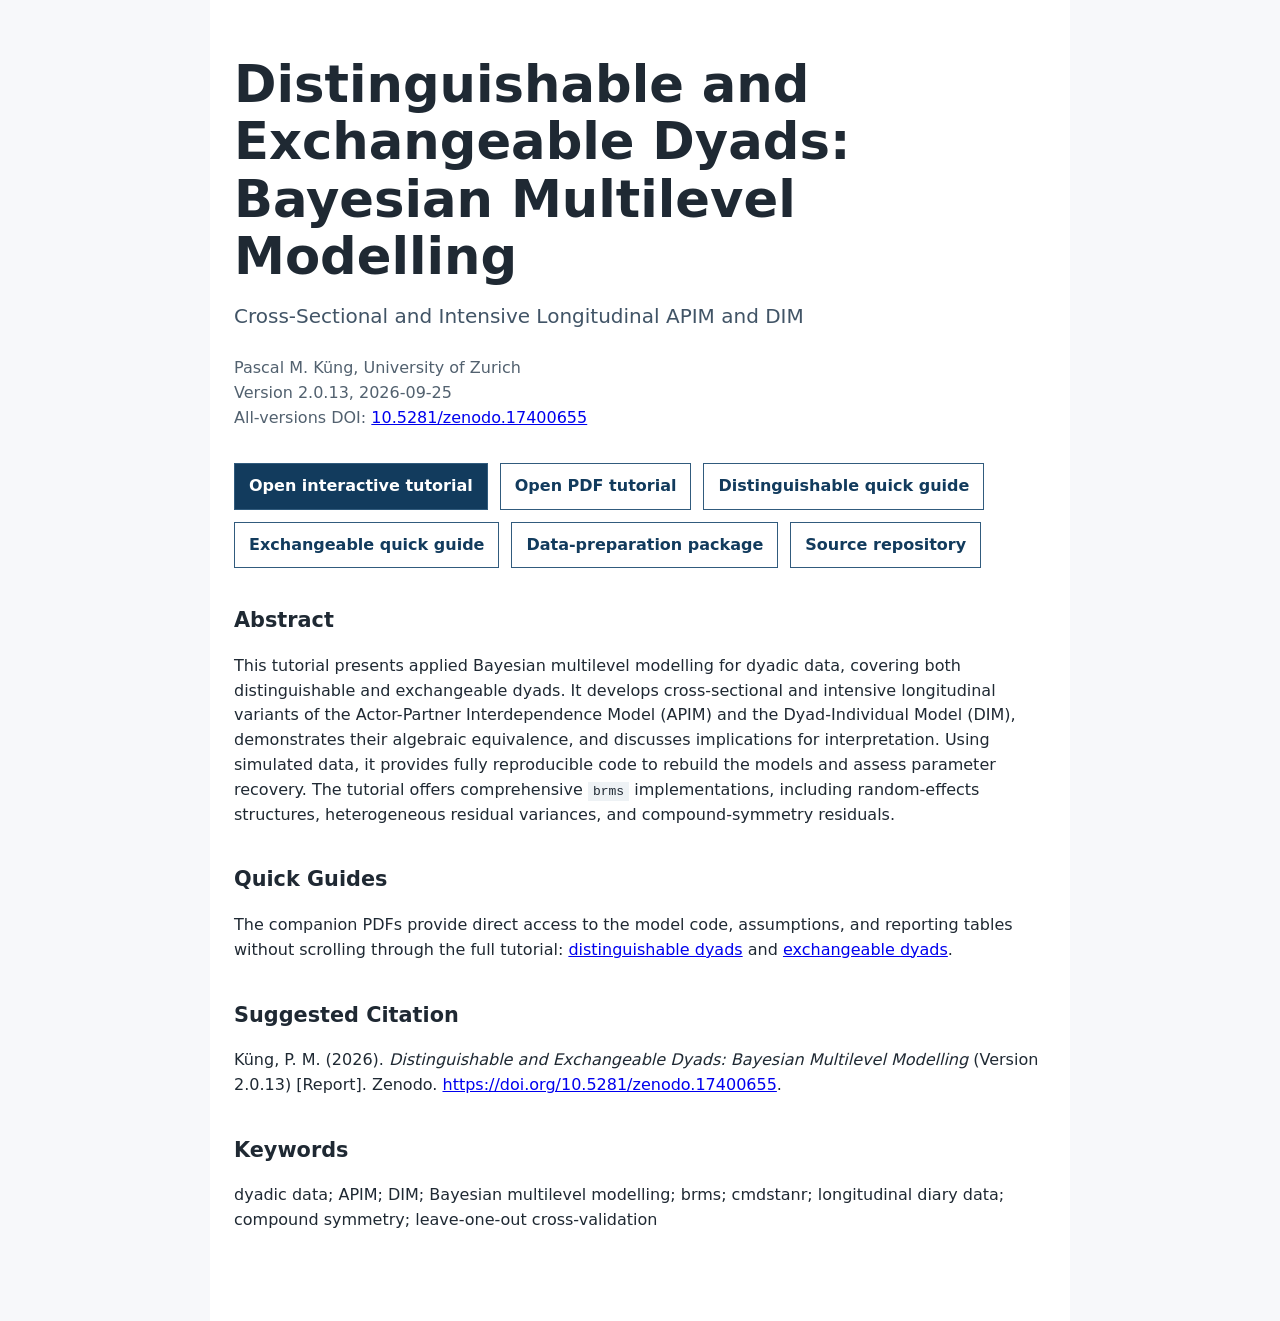
<file: index.html>
<!doctype html>
<html lang="en">
<head>
  <meta charset="utf-8">
  <meta name="viewport" content="width=device-width, initial-scale=1">
  <title>Distinguishable and Exchangeable Dyads: Bayesian Multilevel Modelling</title>
  <meta name="description" content="Applied Bayesian multilevel modelling tutorial for distinguishable and exchangeable dyads, covering cross-sectional and intensive longitudinal APIM and DIM models.">
  <link rel="canonical" href="https://pascal-kueng.github.io/05DyadicDataAnalysis/">

  <meta name="citation_title" content="Distinguishable and Exchangeable Dyads: Bayesian Multilevel Modelling">
  <meta name="citation_author" content="Küng, Pascal M.">
  <meta name="citation_publication_date" content="2026/09/25">
  <meta name="citation_online_date" content="2026/09/25">
  <meta name="citation_doi" content="10.5281/zenodo.17400655">
  <meta name="citation_technical_report_institution" content="University of Zurich">
  <meta name="citation_technical_report_number" content="v2.0.13">
  <meta name="citation_pdf_url" content="https://pascal-kueng.github.io/05DyadicDataAnalysis/dyadic-data-analysis-tutorial.pdf">
  <meta name="citation_abstract_html_url" content="https://pascal-kueng.github.io/05DyadicDataAnalysis/">
  <meta name="citation_keywords" content="dyadic data; APIM; DIM; Bayesian multilevel modelling; brms; cmdstanr; longitudinal diary data">

  <meta name="DC.title" content="Distinguishable and Exchangeable Dyads: Bayesian Multilevel Modelling">
  <meta name="DC.creator" content="Küng, Pascal M.">
  <meta name="DC.issued" content="2026-09-25">
  <meta name="DC.identifier" content="https://doi.org/10.5281/zenodo.17400655">
  <meta name="DC.identifier" content="https://pascal-kueng.github.io/05DyadicDataAnalysis/dyadic-data-analysis-tutorial.pdf">
  <meta name="DC.publisher" content="University of Zurich">
  <meta name="DC.type" content="Text">
  <meta name="DC.language" content="en">

  <meta property="og:title" content="Distinguishable and Exchangeable Dyads: Bayesian Multilevel Modelling">
  <meta property="og:type" content="article">
  <meta property="og:url" content="https://pascal-kueng.github.io/05DyadicDataAnalysis/">
  <meta property="og:description" content="Applied Bayesian multilevel modelling tutorial for distinguishable and exchangeable dyads, covering cross-sectional and intensive longitudinal APIM and DIM models.">
  <meta property="og:image" content="https://pascal-kueng.github.io/05DyadicDataAnalysis/Embed/APIM_dist.png">
  <meta property="og:image:alt" content="Actor-Partner Interdependence Model diagram">
  <meta name="twitter:card" content="summary_large_image">
  <meta name="twitter:title" content="Distinguishable and Exchangeable Dyads: Bayesian Multilevel Modelling">
  <meta name="twitter:description" content="A reproducible tutorial covering cross-sectional and intensive longitudinal APIM and DIM models.">
  <meta name="twitter:image" content="https://pascal-kueng.github.io/05DyadicDataAnalysis/Embed/APIM_dist.png">

  <script type="application/ld+json">
  {
    "@context": "https://schema.org",
    "@type": "ScholarlyArticle",
    "name": "Distinguishable and Exchangeable Dyads: Bayesian Multilevel Modelling",
    "headline": "Distinguishable and Exchangeable Dyads: Bayesian Multilevel Modelling",
    "author": {
      "@type": "Person",
      "name": "Pascal M. Küng",
      "affiliation": {
        "@type": "Organization",
        "name": "University of Zurich"
      }
    },
    "datePublished": "2026-09-25",
    "dateModified": "2026-09-25",
    "identifier": "https://doi.org/10.5281/zenodo.17400655",
    "url": "https://pascal-kueng.github.io/05DyadicDataAnalysis/",
    "sameAs": [
      "https://github.com/Pascal-Kueng/05DyadicDataAnalysis"
    ],
    "encoding": {
      "@type": "MediaObject",
      "contentUrl": "https://pascal-kueng.github.io/05DyadicDataAnalysis/dyadic-data-analysis-tutorial.pdf",
      "encodingFormat": "application/pdf"
    },
    "keywords": [
      "dyadic data",
      "APIM",
      "DIM",
      "Bayesian multilevel modelling",
      "brms",
      "cmdstanr",
      "longitudinal diary data"
    ],
    "description": "Applied Bayesian multilevel modelling tutorial for distinguishable and exchangeable dyads, covering cross-sectional and intensive longitudinal APIM and DIM models."
  }
  </script>

  <style>
    :root {
      color-scheme: light;
      font-family: system-ui, -apple-system, BlinkMacSystemFont, "Segoe UI", sans-serif;
      line-height: 1.55;
      color: #1f2933;
      background: #f7f8fa;
    }

    body {
      margin: 0;
    }

    main {
      max-width: 860px;
      margin: 0 auto;
      padding: 56px 24px 72px;
      background: #fff;
      min-height: 100vh;
      box-sizing: border-box;
    }

    h1 {
      font-size: clamp(2rem, 4vw, 3.25rem);
      line-height: 1.12;
      margin: 0 0 16px;
      letter-spacing: 0;
    }

    .subtitle {
      font-size: 1.25rem;
      margin: 0 0 24px;
      color: #415466;
    }

    .metadata {
      margin: 0 0 32px;
      color: #52616f;
    }

    h2 {
      margin-top: 36px;
      font-size: 1.3rem;
    }

    .actions {
      display: flex;
      flex-wrap: wrap;
      gap: 12px;
      margin: 32px 0;
    }

    .actions a {
      display: inline-block;
      padding: 10px 14px;
      border: 1px solid #315b7d;
      color: #123b5d;
      text-decoration: none;
      font-weight: 650;
    }

    .actions a:first-child {
      background: #123b5d;
      color: #fff;
    }

    .actions a:hover,
    .actions a:focus-visible {
      background: #e8f0f6;
      outline: 3px solid #9bc2df;
      outline-offset: 2px;
    }

    .actions a:first-child:hover,
    .actions a:first-child:focus-visible {
      background: #24597e;
    }

    code {
      background: #eef2f5;
      padding: 2px 5px;
    }
  </style>
</head>
<body>
  <main>
    <article>
      <h1>Distinguishable and Exchangeable Dyads: Bayesian Multilevel Modelling</h1>
      <p class="subtitle">Cross-Sectional and Intensive Longitudinal APIM and DIM</p>
      <p class="metadata">
        Pascal M. Küng, University of Zurich<br>
        Version 2.0.13, 2026-09-25<br>
        All-versions DOI: <a href="https://doi.org/10.5281/zenodo.17400655">10.5281/zenodo.17400655</a>
      </p>

      <div class="actions" aria-label="Tutorial resources">
        <a href="DyadicDataAnalysis.html">Open interactive tutorial</a>
        <a href="dyadic-data-analysis-tutorial.pdf">Open PDF tutorial</a>
        <a href="distinguishable-dyads-quick-guide.pdf">Distinguishable quick guide</a>
        <a href="exchangeable-dyads-quick-guide.pdf">Exchangeable quick guide</a>
        <a href="https://pascal-kueng.github.io/dyadMLM/">Data-preparation package</a>
        <a href="https://github.com/Pascal-Kueng/05DyadicDataAnalysis">Source repository</a>
      </div>

      <h2>Abstract</h2>
      <p>
        This tutorial presents applied Bayesian multilevel modelling for dyadic data,
        covering both distinguishable and exchangeable dyads. It develops cross-sectional
        and intensive longitudinal variants of the Actor-Partner Interdependence Model
        (APIM) and the Dyad-Individual Model (DIM), demonstrates their algebraic
        equivalence, and discusses implications for interpretation. Using simulated
        data, it provides fully reproducible code to rebuild the models and assess
        parameter recovery. The tutorial offers comprehensive <code>brms</code>
        implementations, including random-effects structures, heterogeneous residual
        variances, and compound-symmetry residuals.
      </p>

      <h2>Quick Guides</h2>
      <p>
        The companion PDFs provide direct access to the model code, assumptions,
        and reporting tables without scrolling through the full tutorial:
        <a href="distinguishable-dyads-quick-guide.pdf">distinguishable dyads</a>
        and
        <a href="exchangeable-dyads-quick-guide.pdf">exchangeable dyads</a>.
      </p>

      <h2>Suggested Citation</h2>
      <p>
        Küng, P. M. (2026). <em>Distinguishable and Exchangeable Dyads:
        Bayesian Multilevel Modelling</em> (Version 2.0.13) [Report]. Zenodo.
        <a href="https://doi.org/10.5281/zenodo.17400655">https://doi.org/10.5281/zenodo.17400655</a>.
      </p>

      <h2>Keywords</h2>
      <p>
        dyadic data; APIM; DIM; Bayesian multilevel modelling; brms; cmdstanr;
        longitudinal diary data; compound symmetry; leave-one-out cross-validation
      </p>
    </article>
  </main>
</body>
</html>
</file>
